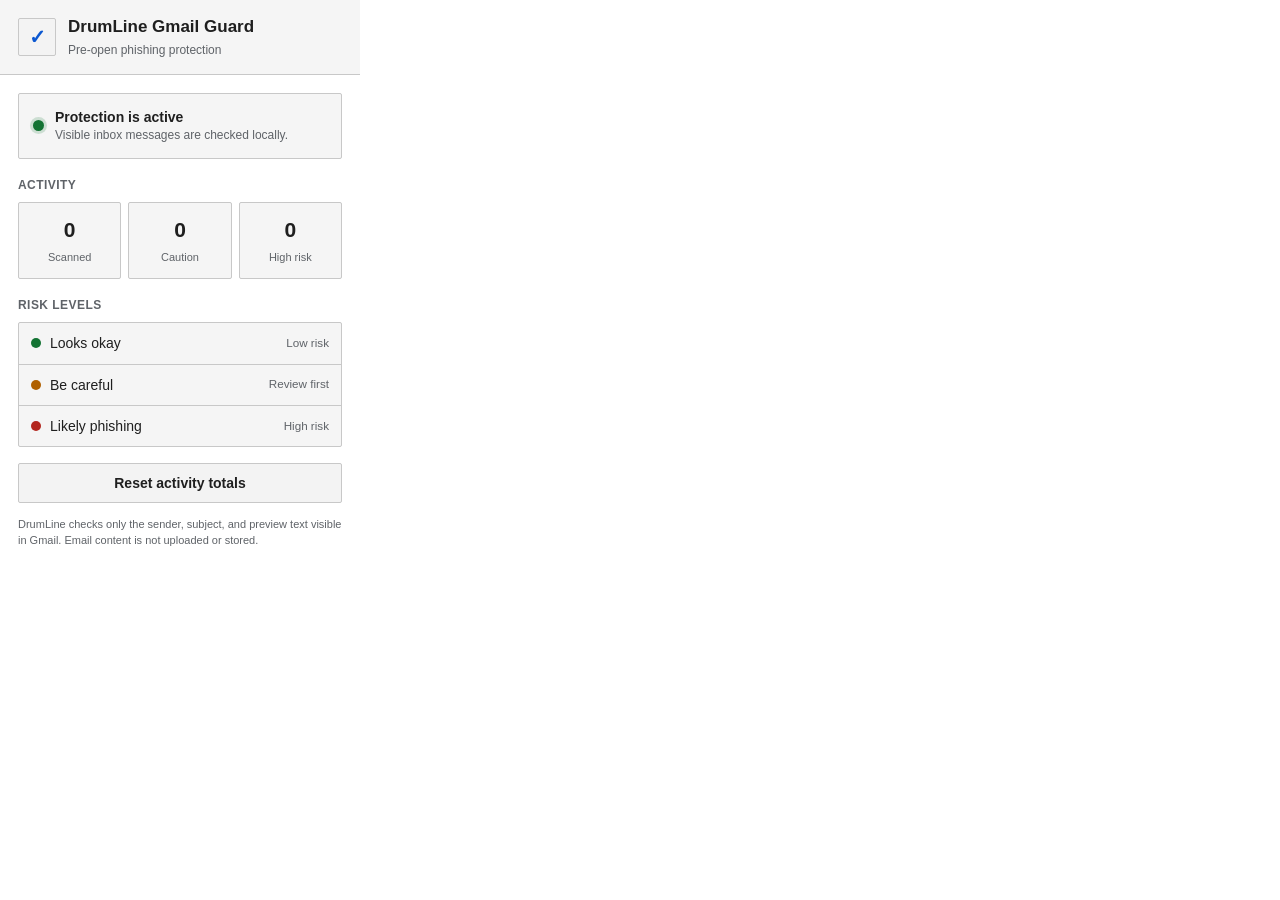
<file: gmail-extension/popup.html>
<!doctype html>
<html lang="en">
<head>
  <meta charset="utf-8" />
  <meta name="viewport" content="width=device-width, initial-scale=1" />
  <title>DrumLine Gmail Guard</title>
  <style>
    :root{
      color-scheme:light dark;
      --bg:#ffffff;
      --panel:#f5f5f5;
      --border:#c8c8c8;
      --text:#1f1f1f;
      --muted:#5f6368;
      --accent:#0b57d0;
      --safe:#137333;
      --warn:#b06000;
      --danger:#b3261e;
      --button:#f3f3f3;
      --button-hover:#e8e8e8;
    }
    @media(prefers-color-scheme:dark){
      :root{
        --bg:#202124;
        --panel:#292a2d;
        --border:#5f6368;
        --text:#f1f3f4;
        --muted:#bdc1c6;
        --accent:#8ab4f8;
        --safe:#81c995;
        --warn:#fdd663;
        --danger:#f28b82;
        --button:#303134;
        --button-hover:#3c4043;
      }
    }
    *{box-sizing:border-box}
    body{margin:0;width:360px;background:var(--bg);color:var(--text);font:14px/1.45 "Segoe UI",Roboto,Arial,sans-serif}
    header{display:flex;align-items:center;gap:12px;padding:15px 18px;border-bottom:1px solid var(--border);background:var(--panel)}
    .shield{display:grid;place-items:center;width:38px;height:38px;border:1px solid var(--border);border-radius:2px;background:var(--button);color:var(--accent);font-size:20px;font-weight:700}
    .title-wrap h1{margin:0;font-size:17px;font-weight:600}.title-wrap p{margin:2px 0 0;color:var(--muted);font-size:12px}
    main{padding:18px}
    .status-card{display:flex;align-items:center;gap:11px;border:1px solid var(--border);border-radius:2px;padding:13px 14px;background:var(--panel)}
    .status-dot{width:11px;height:11px;border-radius:50%;background:var(--safe);box-shadow:0 0 0 3px color-mix(in srgb,var(--safe) 18%,transparent)}
    .status-card strong{display:block;font-size:14px;font-weight:600}.status-card span{display:block;color:var(--muted);font-size:12px}
    .section-title{margin:18px 0 8px;color:var(--muted);font-size:12px;font-weight:600;letter-spacing:.45px;text-transform:uppercase}
    .stats{display:grid;grid-template-columns:repeat(3,1fr);gap:7px}
    .stat{border:1px solid var(--border);border-radius:2px;padding:12px 7px;text-align:center;background:var(--panel)}
    .stat strong{display:block;font-size:21px;font-weight:600}.stat span{color:var(--muted);font-size:11px}
    .legend{border:1px solid var(--border);border-radius:2px;background:var(--panel);overflow:hidden}
    .legend-row{display:flex;align-items:center;justify-content:space-between;padding:10px 12px;border-bottom:1px solid var(--border)}.legend-row:last-child{border-bottom:0}
    .legend-label{display:flex;align-items:center;gap:9px;font-weight:500}.dot{width:10px;height:10px;border-radius:50%}.green{background:var(--safe)}.yellow{background:var(--warn)}.red{background:var(--danger)}.legend small{color:var(--muted)}
    button{width:100%;min-height:40px;margin-top:16px;border:1px solid var(--border);border-radius:2px;padding:9px 16px;background:var(--button);color:var(--text);font:600 14px/1 "Segoe UI",Roboto,Arial,sans-serif;cursor:pointer}
    button:hover{background:var(--button-hover)}button:focus-visible{outline:2px solid color-mix(in srgb,var(--accent) 40%,transparent);outline-offset:1px}
    .note{margin:14px 0 0;color:var(--muted);font-size:11px;line-height:1.45}
  </style>
</head>
<body>
  <header>
    <div class="shield" aria-hidden="true">✓</div>
    <div class="title-wrap">
      <h1>DrumLine Gmail Guard</h1>
      <p>Pre-open phishing protection</p>
    </div>
  </header>

  <main>
    <section class="status-card" aria-label="Protection status">
      <span class="status-dot" aria-hidden="true"></span>
      <div><strong>Protection is active</strong><span>Visible inbox messages are checked locally.</span></div>
    </section>

    <h2 class="section-title">Activity</h2>
    <section class="stats" aria-label="Scan totals">
      <div class="stat"><strong id="scanned">0</strong><span>Scanned</span></div>
      <div class="stat"><strong id="yellow">0</strong><span>Caution</span></div>
      <div class="stat"><strong id="red">0</strong><span>High risk</span></div>
    </section>

    <h2 class="section-title">Risk levels</h2>
    <section class="legend" aria-label="Risk level explanation">
      <div class="legend-row"><span class="legend-label"><span class="dot green"></span>Looks okay</span><small>Low risk</small></div>
      <div class="legend-row"><span class="legend-label"><span class="dot yellow"></span>Be careful</span><small>Review first</small></div>
      <div class="legend-row"><span class="legend-label"><span class="dot red"></span>Likely phishing</span><small>High risk</small></div>
    </section>

    <button id="reset">Reset activity totals</button>
    <p class="note">DrumLine checks only the sender, subject, and preview text visible in Gmail. Email content is not uploaded or stored.</p>
  </main>

  <script src="popup.js"></script>
</body>
</html>
</file>
